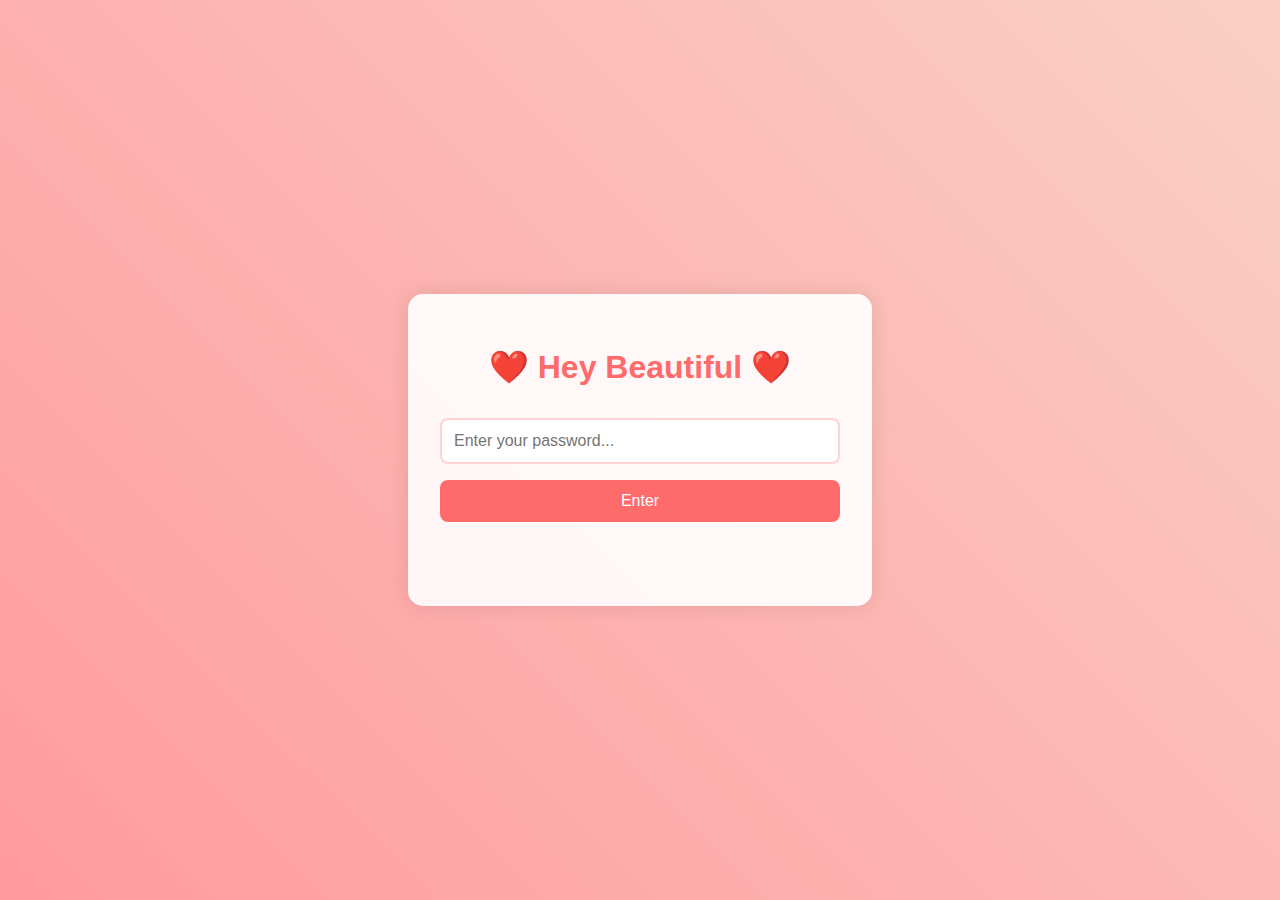
<file: index.html>
<!DOCTYPE html>
<html lang="en">
<head>
    <meta charset="UTF-8">
    <meta name="viewport" content="width=device-width, initial-scale=1.0">
    <title>For My Love ❤️</title>
    <link rel="stylesheet" href="style.css">
</head>
<body class="login-page">
    <div class="login-container">
        <h1>❤️ Hey Beautiful ❤️</h1>
        <div class="password-form">
            <input type="password" id="passwordInput" placeholder="Enter your password...">
            <button onclick="checkPassword()">Enter</button>
        </div>
        <p id="errorMessage" class="error-message"></p>
    </div>
    <script src="login.js"></script>
</body>
</html>
</file>
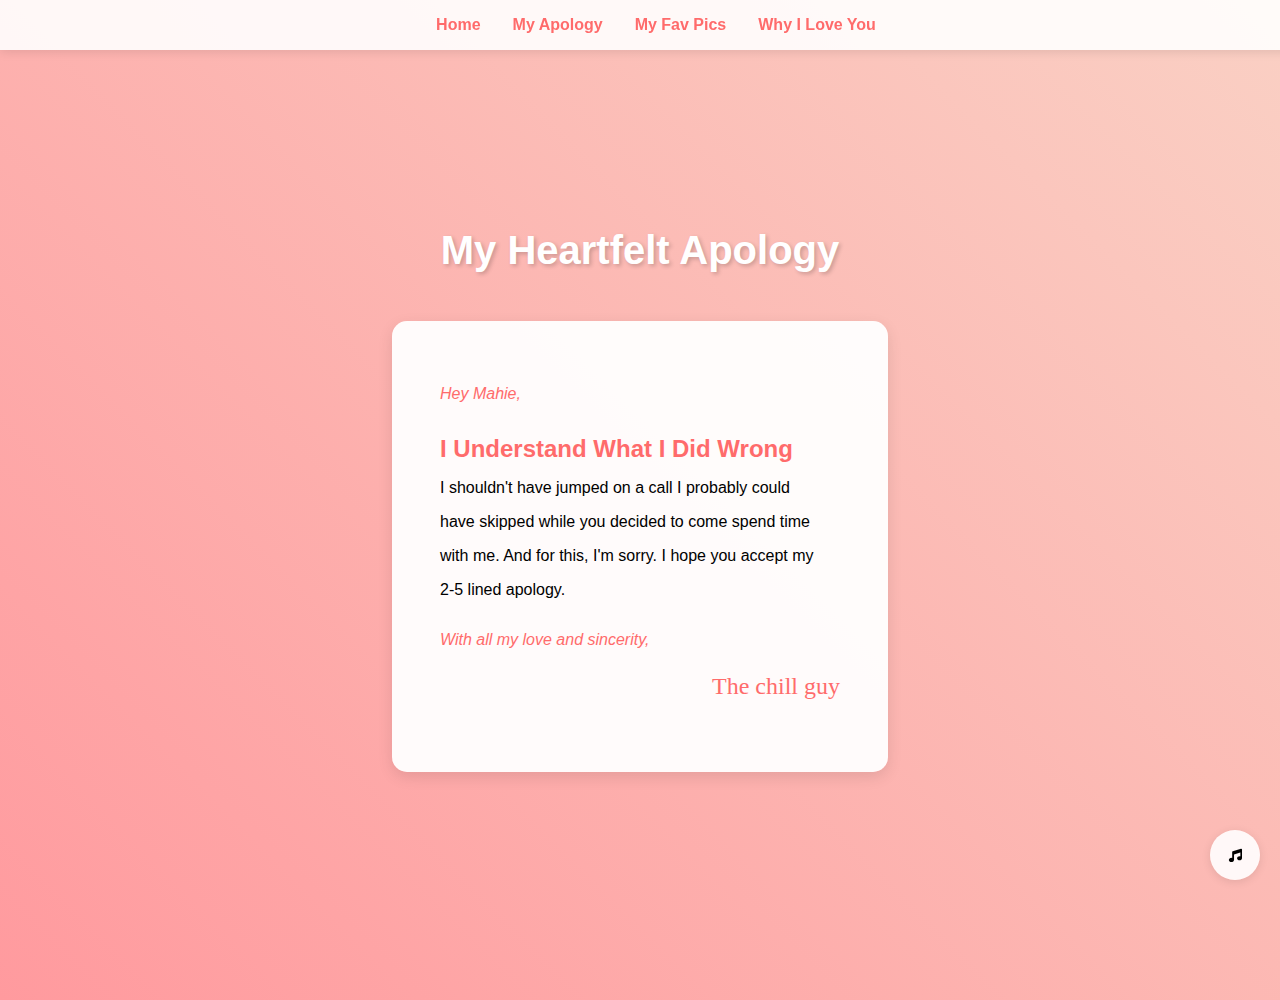
<file: apology.html>
<!DOCTYPE html>
<html lang="en">
<head>
    <meta charset="UTF-8">
    <meta name="viewport" content="width=device-width, initial-scale=1.0">
    <title>My Apology ❤️</title>
    <link rel="stylesheet" href="style.css">
    <link rel="stylesheet" href="https://cdnjs.cloudflare.com/ajax/libs/font-awesome/6.0.0/css/all.min.css">
</head>
<body class="main-content">
    <nav class="navigation">
        <ul>
            <li><a href="home.html">Home</a></li>
            <li><a href="#apology" class="active">My Apology</a></li>
            <li><a href="memories.html">My Fav Pics</a></li>
            <li><a href="love.html">Why I Love You</a></li>
        </ul>
    </nav>

    <main class="apology-content">
        <h1 class="main-headline">My Heartfelt Apology</h1>
        
        <div class="apology-letter">
            <p class="dear">Hey Mahie,</p>
            
            <div class="apology-section">
                <h2>I Understand What I Did Wrong</h2>
                <p>I shouldn't have jumped on a call I probably could</p>
                <p>have skipped while you decided to come spend time</p>
                <p>with me. And for this, I'm sorry. I hope you accept my</p>
                <p>2-5 lined apology.</p>
            </div>
            <p class="closing">With all my love and sincerity,</p>
            <p class="signature">The chill guy</p>
        </div>
    </main>

    <div class="audio-player">
        <audio id="bgMusic" loop>
            <source src="assets/music/background-music.mp3" type="audio/mp3">
        </audio>
        <button id="musicToggle" onclick="toggleMusic()">
            <i class="fas fa-music"></i>
        </button>
    </div>
    <script src="js/music-control.js"></script>
</body>
</html>
</file>
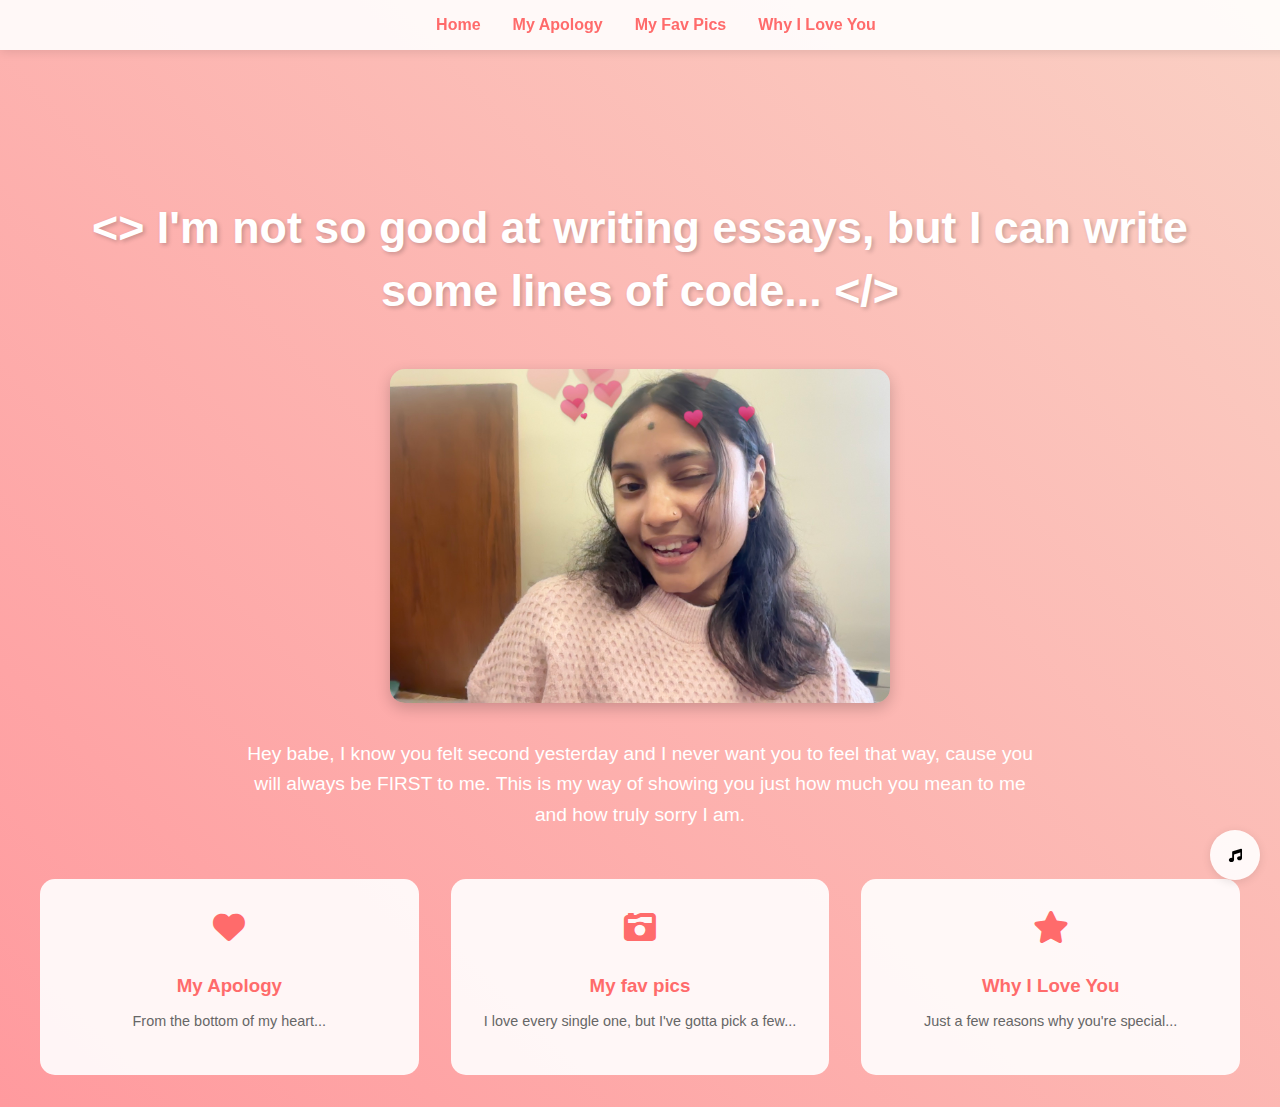
<file: home.html>
<!DOCTYPE html>
<html lang="en">
<head>
    <meta charset="UTF-8">
    <meta name="viewport" content="width=device-width, initial-scale=1.0">
    <title>My Love ❤️</title>
    <link rel="stylesheet" href="style.css">
    <link rel="stylesheet" href="https://cdnjs.cloudflare.com/ajax/libs/font-awesome/6.0.0/css/all.min.css">
</head>
<body class="main-content">
    <nav class="navigation">
        <ul>
            <li><a href="#home" class="active">Home</a></li>
            <li><a href="apology.html">My Apology</a></li>
            <li><a href="memories.html">My Fav Pics</a></li>
            <li><a href="love.html">Why I Love You</a></li>
        </ul>
    </nav>

    <main class="home-content">
        <h1 class="main-headline">&lt;&gt; I'm not so good at writing essays, but I can write some lines of code... &lt;/&gt;</h1>
        <div class="featured-image">
            <img src="assets/images/placeholder.jpeg" alt="A beautiful woman" class="hero-image">
        </div>

        <div class="opening-message">
            <p>Hey babe, I know you felt second yesterday and I never want you to feel that way, cause you will always be FIRST to me. 
               This is my way of showing you just how much you mean to me and how truly sorry I am.</p>
        </div>

        <div class="navigation-cards">
            <a href="apology.html" class="card">
                <i class="fas fa-heart"></i>
                <h3>My Apology</h3>
                <p>From the bottom of my heart...</p>
            </a>
            <a href="memories.html" class="card">
                <i class="fas fa-camera-retro"></i>
                <h3>My fav pics</h3>
                <p>I love every single one, but I've gotta pick a few...</p>
            </a>
            <a href="love.html" class="card">
                <i class="fas fa-star"></i>
                <h3>Why I Love You</h3>
                <p>Just a few reasons why you're special...</p>
            </a>
        </div>
    </main>

    <div class="audio-player">
        <audio id="bgMusic" loop>
            <source src="assets/music/background-music.mp3" type="audio/mp3">
        </audio>
        <button id="musicToggle" onclick="toggleMusic()">
            <i class="fas fa-music"></i>
        </button>
    </div>
    <script src="js/music-control.js"></script>
</body>
</html>
</file>
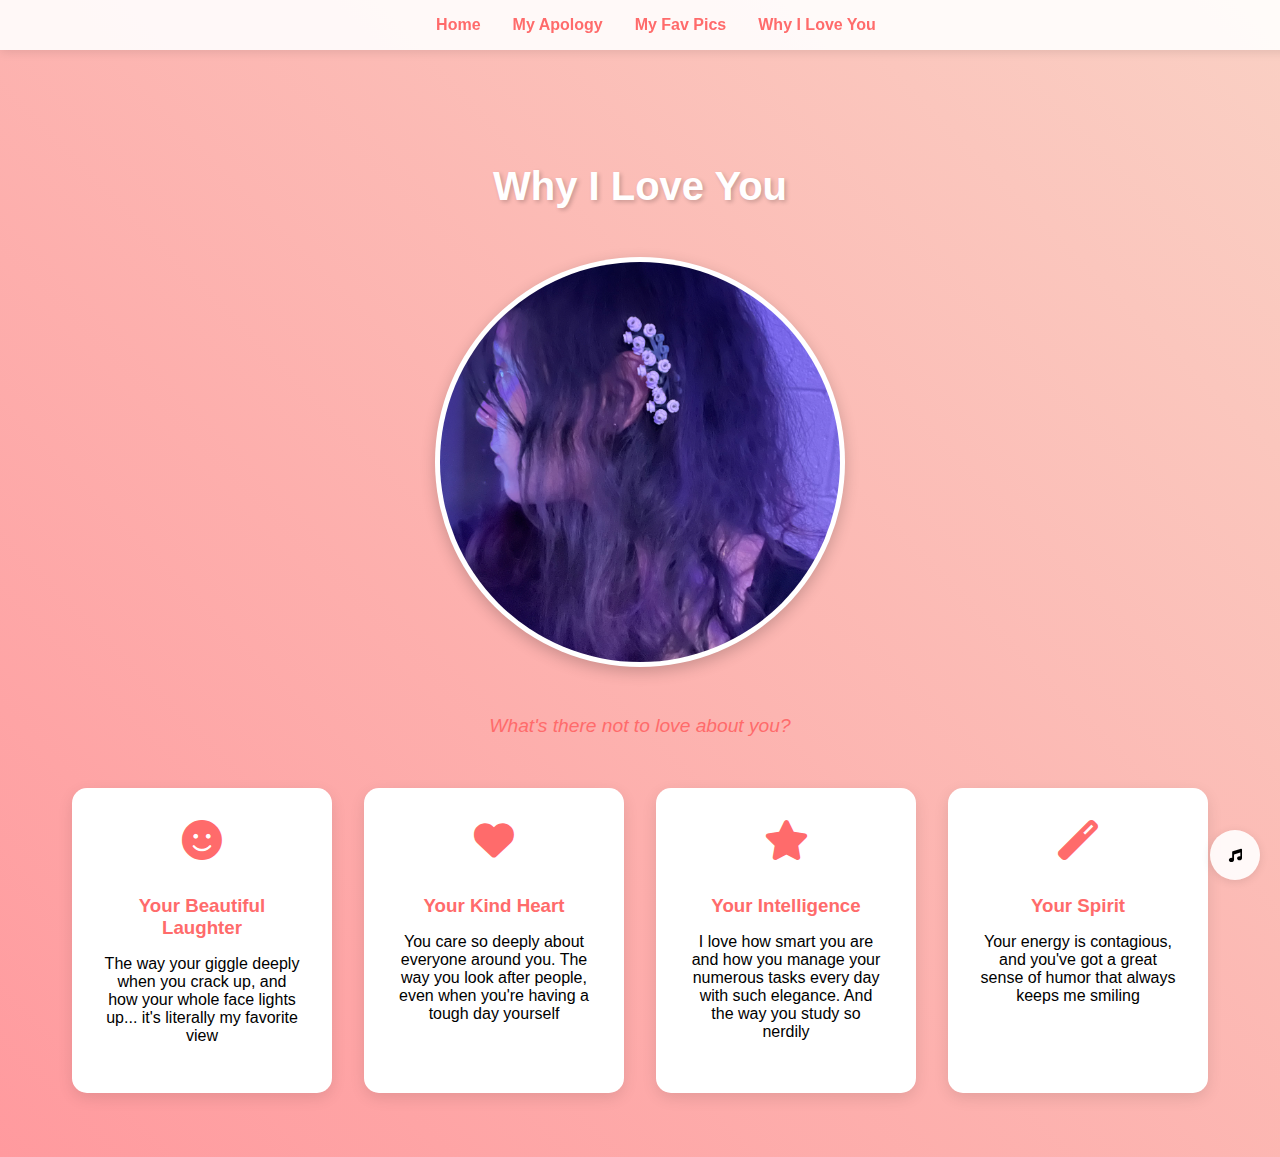
<file: love.html>
<!DOCTYPE html>
<html lang="en">
<head>
    <meta charset="UTF-8">
    <meta name="viewport" content="width=device-width, initial-scale=1.0">
    <title>Why I Love You ❤️</title>
    <link rel="stylesheet" href="style.css">
    <link rel="stylesheet" href="https://cdnjs.cloudflare.com/ajax/libs/font-awesome/6.0.0/css/all.min.css">
</head>
<body class="main-content">
    <nav class="navigation">
        <ul>
            <li><a href="home.html">Home</a></li>
            <li><a href="apology.html">My Apology</a></li>
            <li><a href="memories.html">My Fav Pics</a></li>
            <li><a href="#love" class="active">Why I Love You</a></li>
        </ul>
    </nav>

    <main class="love-content">
        <h1 class="main-headline">Why I Love You</h1>

        <div class="featured-love-image">
            <img src="assets/images/love-featured.jpeg" alt="My Beautiful Love" class="love-hero-image">
        </div>
        <p class="image-caption">What's there not to love about you?</p>

        <div class="love-grid">
            <div class="love-reason">
                <i class="fas fa-smile"></i>
                <h3>Your Beautiful Laughter</h3>
                <p>The way your giggle deeply when you crack up, and how your whole face lights up... it's literally my favorite view</p>
            </div>

            <div class="love-reason">
                <i class="fas fa-heart"></i>
                <h3>Your Kind Heart</h3>
                <p>You care so deeply about everyone around you. The way you look after people, even when you're having a tough day yourself</p>
            </div>

            <div class="love-reason">
                <i class="fas fa-star"></i>
                <h3>Your Intelligence</h3>
                <p>I love how smart you are and how you manage your numerous tasks every day with such elegance. And the way you study so nerdily</p>
            </div>

            <div class="love-reason">
                <i class="fas fa-magic"></i>
                <h3>Your Spirit</h3>
                <p>Your energy is contagious, and you've got a great sense of humor that always keeps me smiling</p>
            </div>
        </div>
    </main>

    <div class="audio-player">
        <audio id="bgMusic" loop>
            <source src="assets/music/background-music.mp3" type="audio/mp3">
        </audio>
        <button id="musicToggle" onclick="toggleMusic()">
            <i class="fas fa-music"></i>
        </button>
    </div>
    <script src="js/music-control.js"></script>
</body>
</html>
</file>
<file: style.css>
/* ========== Base Styles ========== */
body {
    margin: 0;
    font-family: 'Arial', sans-serif;
    background: linear-gradient(45deg, #ff9a9e, #fad0c4);
    min-height: 100vh;
}

.main-content {
    padding-top: 100px; /* Space for fixed nav */
}

/* ========== Navigation ========== */
.navigation {
    position: fixed;
    top: 0;
    width: 100%;
    background: rgba(255, 255, 255, 0.9);
    padding: 1rem;
    box-shadow: 0 2px 10px rgba(0, 0, 0, 0.1);
    z-index: 1000;
}

.navigation ul {
    list-style: none;
    display: flex;
    justify-content: center;
    gap: 2rem;
    margin: 0;
    padding: 0;
}

.navigation a {
    color: #ff6b6b;
    text-decoration: none;
    font-weight: bold;
    transition: color 0.3s;
}

.navigation a:hover {
    color: #ff5252;
}

/* ========== Section Layouts ========== */
.memories-content,
.love-content,
.apology-content,
.home-content {
    padding: 2rem;
    max-width: 1200px;
    margin: 0 auto;
}

/* ========== Headline ========== */
.main-headline {
    text-align: center;
    color: #fff;
    font-size: 2.5rem;
    margin: 2rem 0 3rem;
    text-shadow: 2px 2px 4px rgba(0, 0, 0, 0.2);
}

.login-page {
    margin: 0;
    height: 100vh;
    display: flex;
    align-items: center;
    justify-content: center;
    background: linear-gradient(45deg, #ff9a9e, #fad0c4);
    font-family: 'Arial', sans-serif;
}

.login-page .login-container {
    background: rgba(255, 255, 255, 0.9);
    padding: 2rem;
    border-radius: 15px;
    box-shadow: 0 0 20px rgba(0, 0, 0, 0.1);
    text-align: center;
    max-width: 400px;
    width: 90%;
}

.login-page h1 {
    color: #ff6b6b;
    margin-bottom: 2rem;
}

.login-page .password-form {
    display: flex;
    flex-direction: column;
    gap: 1rem;
}

.login-page input {
    padding: 12px;
    border: 2px solid #ffd3d3;
    border-radius: 8px;
    font-size: 16px;
    outline: none;
    transition: border-color 0.3s;
}

.login-page input:focus {
    border-color: #ff6b6b;
}

.login-page button {
    padding: 12px;
    background: #ff6b6b;
    border: none;
    border-radius: 8px;
    color: white;
    font-size: 16px;
    cursor: pointer;
    transition: background 0.3s;
}

.login-page button:hover {
    background: #ff5252;
}

.login-page .error-message {
    color: #ff4444;
    margin-top: 1rem;
    min-height: 20px;
}

/* ========== Memory Gallery ========== */
.memory-gallery {
    display: grid;
    grid-template-columns: repeat(auto-fit, minmax(300px, 1fr));
    gap: 2rem;
    padding: 2rem;
    margin-top: 3rem;
}

.memory-card {
    background: white;
    border-radius: 15px;
    overflow: hidden;
    box-shadow: 0 5px 15px rgba(0, 0, 0, 0.1);
    transition: transform 0.3s;
}

.memory-card:hover {
    transform: translateY(-5px);
}

.memory-card img {
    width: 100%;
    height: 250px;
    object-fit: cover;
}

.memory-caption {
    padding: 1.5rem;
}

.memory-caption h3 {
    color: #ff6b6b;
    margin-bottom: 0.5rem;
}

/* ========== Love Page ========== */
.love-grid {
    display: grid;
    grid-template-columns: repeat(auto-fit, minmax(250px, 1fr));
    gap: 2rem;
    padding: 2rem;
}

.love-reason {
    background: white;
    padding: 2rem;
    border-radius: 15px;
    text-align: center;
    box-shadow: 0 5px 15px rgba(0, 0, 0, 0.1);
    transition: transform 0.3s;
}

.love-reason:hover {
    transform: translateY(-5px);
}

.love-reason i {
    font-size: 2.5rem;
    color: #ff6b6b;
    margin-bottom: 1rem;
}

.love-reason h3 {
    color: #ff6b6b;
    margin-bottom: 1rem;
}

.featured-love-image {
    text-align: center;
    margin: 3rem 0;
    width: 400px;  /* Set fixed width for circular container */
    height: 400px;  /* Set fixed height for circular container */
    margin: 3rem auto;  /* Center the container */
    border-radius: 50%;  /* Make it circular */
    overflow: hidden;  /* Ensure image stays within circle */
    box-shadow: 0 5px 15px rgba(0, 0, 0, 0.2);
    background: white;
    padding: 5px;  /* Add small padding for border effect */
}

.love-hero-image {
    width: 100%;
    height: 100%;
    object-fit: cover;  /* Ensure image covers the space properly */
    border-radius: 50%;  /* Make image circular */
    transition: transform 0.3s ease;
}

.love-hero-image:hover {
    transform: scale(1.05);  /* Slightly smaller scale effect for circular container */
}

/* ========== Apology Page ========== */
.apology-content {
    padding: 6rem 2rem 2rem;
    max-width: 800px;
    margin: 0 auto;
}

.apology-letter {
    background: rgba(255, 255, 255, 0.95);
    padding: 3rem;
    border-radius: 15px;
    box-shadow: 0 5px 15px rgba(0, 0, 0, 0.1);
    max-width: 400px;        /* 🟢 NEW: Reduce width */
    margin: 0 auto;           /* Center it */
}

.dear, .closing {
    font-style: italic;
    color: #ff6b6b;
}

.apology-section {
    margin: 2rem 0;
}

.apology-section h2 {
    color: #ff6b6b;
    font-size: 1.5rem;
    margin-bottom: 1rem;
}

.signature {
    text-align: right;
    font-family: 'Dancing Script', cursive;
    font-size: 1.5rem;
    color: #ff6b6b;
}


/* ========== Home Page (Restored Old Style) ========== */
.home-content .main-headline {
    font-size: 2.8rem;
    font-weight: bold;
    margin-top: 4rem;
    margin-bottom: 3rem;
    text-align: center;
    padding: 0 1rem;
    color: #fff;
    line-height: 1.4;
}

.featured-image {
    text-align: center;
    margin: 2rem 0;
}

.hero-image {
    max-width: 500px;
    width: 100%;
    border-radius: 15px;
    box-shadow: 0 5px 15px rgba(0, 0, 0, 0.2);
}

.opening-message {
    text-align: center;
    color: white;
    font-size: 1.2rem;
    max-width: 800px;
    margin: 2rem auto;
    line-height: 1.6;
}

.navigation-cards {
    display: grid;
    grid-template-columns: repeat(auto-fit, minmax(250px, 1fr));
    gap: 2rem;
    margin-top: 3rem;
}

.card {
    background: rgba(255, 255, 255, 0.9);
    padding: 2rem;
    border-radius: 15px;
    text-align: center;
    text-decoration: none;
    color: #ff6b6b;
    transition: transform 0.3s, box-shadow 0.3s;
}

.card:hover {
    transform: translateY(-5px);
    box-shadow: 0 5px 15px rgba(0, 0, 0, 0.2);
}

.card i {
    font-size: 2rem;
    margin-bottom: 1rem;
}

.card h3 {
    margin: 1rem 0;
}

.card p {
    color: #666;
    font-size: 0.9rem;
}

/* ========== Audio Player ========== */
.audio-player {
    position: fixed;
    bottom: 20px;
    right: 20px;
    z-index: 1000;
}

#musicToggle {
    background: rgba(255, 255, 255, 0.9);
    border: none;
    border-radius: 50%;
    width: 50px;
    height: 50px;
    cursor: pointer;
    box-shadow: 0 2px 10px rgba(0, 0, 0, 0.1);
    transition: all 0.3s;
}

#musicToggle:hover {
    transform: scale(1.1);
}

#musicToggle.playing {
    background: #ff6b6b;
    color: white;
}

/* ========== Responsive Adjustments ========== */
@media (max-width: 768px) {
    .navigation ul {
        flex-direction: column;
        gap: 1rem;
    }

    .main-content {
        padding-top: 120px;
    }

    .main-headline {
        font-size: 2rem;
        padding: 0 1rem;
    }

    .memory-gallery {
        grid-template-columns: 1fr;
    }

    .apology-letter {
        padding: 2rem;
        max-width: 90%;
    }


    .memories-content,
    .love-content,
    .home-content {
        padding-top: 6rem;
    }
}

.image-caption {
    text-align: center;
    color: #ff6b6b;
    font-size: 1.2rem;
    margin-top: 1rem;
    font-style: italic;
}
</file>
